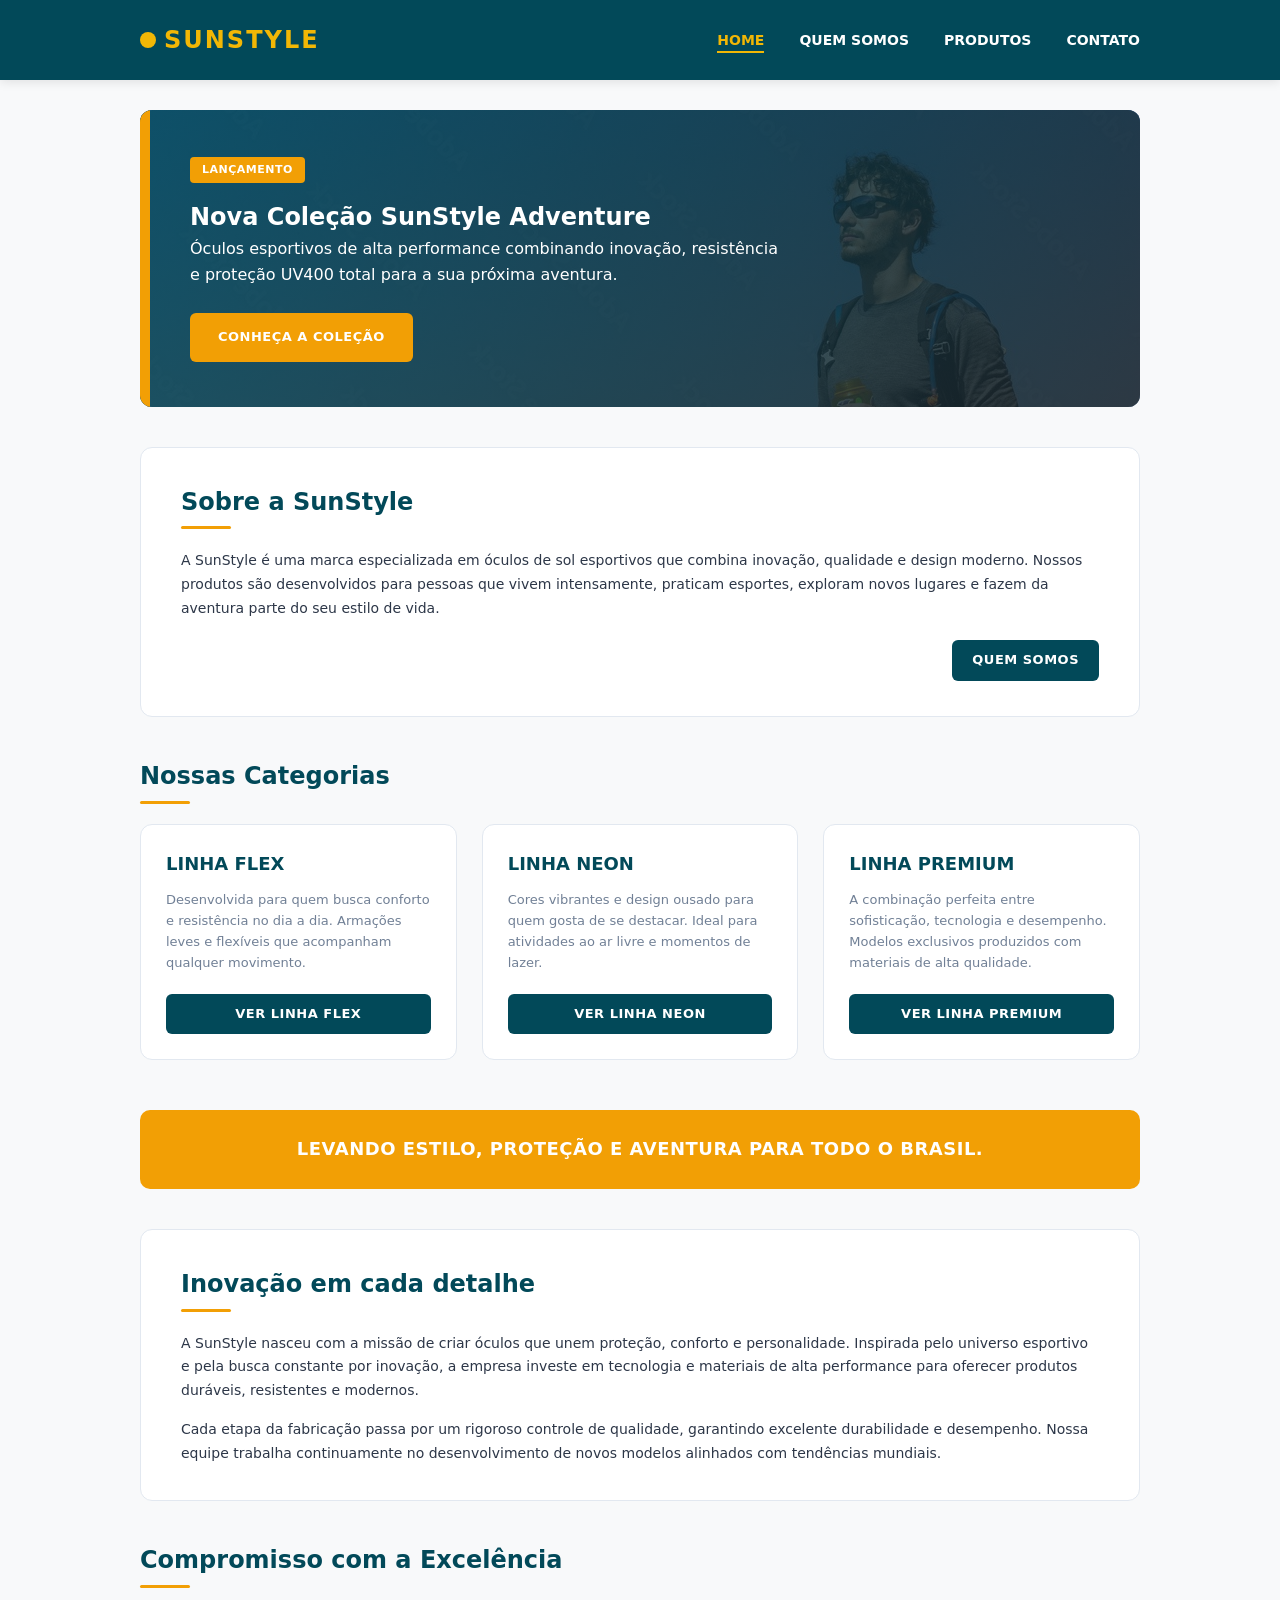
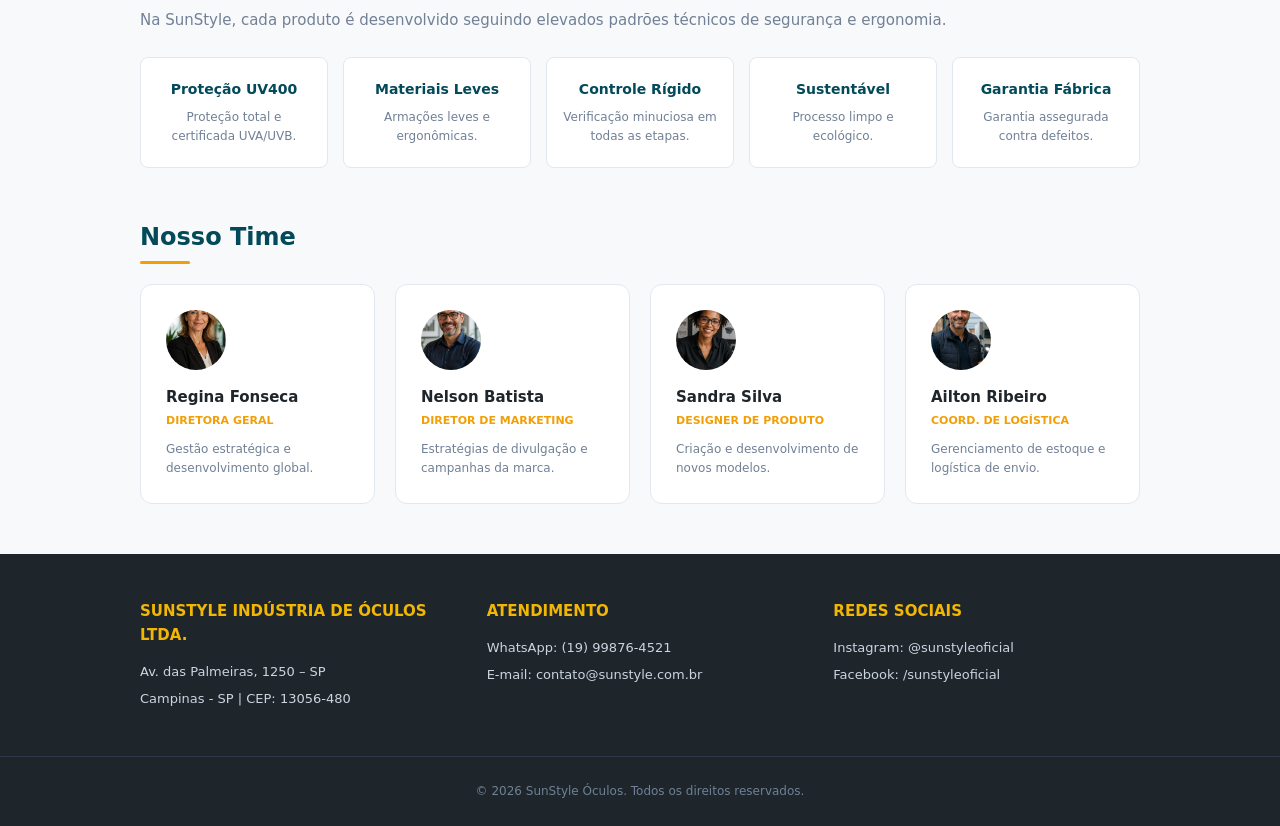
<file: index.html>
<!DOCTYPE html>
<html lang="pt-BR">
<head>
  <meta charset="UTF-8">
  <meta name="viewport" content="width=device-width, initial-scale=1.0">
  <title>SunStyle - Óculos Esportivos e de Sol</title>
  <link rel="stylesheet" href="style.css">
</head>
<body>

  <!-- HEADER -->
  <header class="header">
    <div class="header-container">
      <a href="index.html" class="logo">
        <span class="logo-dot"></span>
        SUNSTYLE
      </a>
      <nav>
        <ul class="nav-menu">
          <li><a href="index.html" class="active">HOME</a></li>
          <li><a href="#about">QUEM SOMOS</a></li>
          <li><a href="produtos.html">PRODUTOS</a></li>
          <li><a href="contato.html">CONTATO</a></li>
        </ul>
      </nav>
    </div>
  </header>

  <main class="container">
    <section class="hero-home">
  <!-- Imagem inserida diretamente no HTML -->
  <img src="img/linhas/ilustrativas/ilustrativa4.jpg" alt="Banner SunStyle" class="hero-bg-img">
  
  <!-- Camada escura para dar leitura ao texto -->
  <div class="hero-overlay"></div>

  <div class="hero-bar"></div>
  <div class="hero-home-content">
    <span class="badge-launch">LANÇAMENTO</span>
    <h1>Nova Coleção SunStyle Adventure</h1>
    <p class="hero-home-desc">
      Óculos esportivos de alta performance combinando inovação, resistência<br>
      e proteção UV400 total para a sua próxima aventura.
    </p>
    <br>
    <a href="produtos.html" class="btn btn-orange btn-lg">CONHEÇA A COLEÇÃO</a>
  </div>
</section>

    <!-- SOBRE A SUNSTYLE -->
    <section id="about" class="section-card">
      <h2 class="section-title">Sobre a SunStyle</h2>
      <div class="title-underline"></div>
      <p class="text-body">
        A SunStyle é uma marca especializada em óculos de sol esportivos que combina inovação, qualidade e design moderno.
        Nossos produtos são desenvolvidos para pessoas que vivem intensamente, praticam esportes, exploram novos lugares
        e fazem da aventura parte do seu estilo de vida.
      </p>
      <div class="card-action-right">
        <a href="#company-detail" class="btn btn-primary">QUEM SOMOS</a>
      </div>
    </section>

    <!-- CATEGORIAS -->
    <section class="page-section">
      <h2 class="section-title">Nossas Categorias</h2>
      <div class="title-underline"></div>

      <div class="grid-3">
        <div class="card">
          <h3>LINHA FLEX</h3>
          <p class="card-desc">
            Desenvolvida para quem busca conforto e resistência no dia a dia. Armações leves e flexíveis que acompanham qualquer movimento.
          </p>
          <a href="produtos.html#flex" class="btn btn-primary">VER LINHA FLEX</a>
        </div>

        <div class="card">
          <h3>LINHA NEON</h3>
          <p class="card-desc">
            Cores vibrantes e design ousado para quem gosta de se destacar. Ideal para atividades ao ar livre e momentos de lazer.
          </p>
          <a href="produtos.html#neon" class="btn btn-primary">VER LINHA NEON</a>
        </div>

        <div class="card">
          <h3>LINHA PREMIUM</h3>
          <p class="card-desc">
            A combinação perfeita entre sofisticação, tecnologia e desempenho. Modelos exclusivos produzidos com materiais de alta qualidade.
          </p>
          <a href="produtos.html#premium" class="btn btn-primary">VER LINHA PREMIUM</a>
        </div>
      </div>
    </section>

    <!-- FAIXA DE DESTAQUE -->
    <section class="banner-highlight">
      <h2>LEVANDO ESTILO, PROTEÇÃO E AVENTURA PARA TODO O BRASIL.</h2>
    </section>

    <!-- INOVAÇÃO EM CADA DETALHE -->
    <section id="company-detail" class="section-card">
      <h2 class="section-title">Inovação em cada detalhe</h2>
      <div class="title-underline"></div>
      <p class="text-body">
        A SunStyle nasceu com a missão de criar óculos que unem proteção, conforto e personalidade. Inspirada pelo universo esportivo e pela busca constante por inovação, a empresa investe em tecnologia e materiais de alta performance para oferecer produtos duráveis, resistentes e modernos.
      </p>
      <p class="text-body" style="margin-top: 15px;">
        Cada etapa da fabricação passa por um rigoroso controle de qualidade, garantindo excelente durabilidade e desempenho. Nossa equipe trabalha continuamente no desenvolvimento de novos modelos alinhados com tendências mundiais.
      </p>
    </section>

    <!-- COMPROMISSO COM A EXCELÊNCIA -->
    <section class="page-section">
      <h2 class="section-title">Compromisso com a Excelência</h2>
      <div class="title-underline"></div>
      <p class="section-desc">Na SunStyle, cada produto é desenvolvido seguindo elevados padrões técnicos de segurança e ergonomia.</p>

      <div class="grid-5">
        <div class="card card-feature">
          <h4>Proteção UV400</h4>
          <p>Proteção total e certificada UVA/UVB.</p>
        </div>
        <div class="card card-feature">
          <h4>Materiais Leves</h4>
          <p>Armações leves e ergonômicas.</p>
        </div>
        <div class="card card-feature">
          <h4>Controle Rígido</h4>
          <p>Verificação minuciosa em todas as etapas.</p>
        </div>
        <div class="card card-feature">
          <h4>Sustentável</h4>
          <p>Processo limpo e ecológico.</p>
        </div>
        <div class="card card-feature">
          <h4>Garantia Fábrica</h4>
          <p>Garantia assegurada contra defeitos.</p>
        </div>
      </div>
    </section>

    <!-- NOSSO TIME -->
    <section class="page-section">
      <h2 class="section-title">Nosso Time</h2>
      <div class="title-underline"></div>

      <div class="grid-4">
        <div class="card card-team">
          <div class="avatar">
            <img src="img/regina.jpg" alt="Regina Fonseca">
          </div>
          <h4>Regina Fonseca</h4>
          <span class="role">DIRETORA GERAL</span>
          <p>Gestão estratégica e desenvolvimento global.</p>
        </div>

        <div class="card card-team">
          <div class="avatar">
            <img src="img/nelson.jpg" alt="Regina Fonseca">
          </div>
          <h4>Nelson Batista</h4>
          <span class="role">DIRETOR DE MARKETING</span>
          <p>Estratégias de divulgação e campanhas da marca.</p>
        </div>

        <div class="card card-team">
          <div class="avatar">
            <img src="img/sandra.jpg" alt="Regina Fonseca">
          </div>
          <h4>Sandra Silva</h4>
          <span class="role">DESIGNER DE PRODUTO</span>
          <p>Criação e desenvolvimento de novos modelos.</p>
        </div>

        <div class="card card-team">
          <div class="avatar">
            <img src="img/ailton.jpg" alt="Regina Fonseca">
          </div>
          <h4>Ailton Ribeiro</h4>
          <span class="role">COORD. DE LOGÍSTICA</span>
          <p>Gerenciamento de estoque e logística de envio.</p>
        </div>
      </div>
    </section>
  </main>

  <!-- RODAPÉ -->
  <footer class="footer">
    <div class="footer-container">
      <div class="footer-col">
        <h4>SUNSTYLE INDÚSTRIA DE ÓCULOS LTDA.</h4>
        <p>Av. das Palmeiras, 1250 – SP</p>
        <p>Campinas - SP | CEP: 13056-480</p>
      </div>
      <div class="footer-col">
        <h4>ATENDIMENTO</h4>
        <p>WhatsApp: (19) 99876-4521</p>
        <p>E-mail: contato@sunstyle.com.br</p>
      </div>
      <div class="footer-col">
        <h4>REDES SOCIAIS</h4>
        <p>Instagram: @sunstyleoficial</p>
        <p>Facebook: /sunstyleoficial</p>
      </div>
    </div>
    <div class="footer-bottom">
      <p>&copy; 2026 SunStyle Óculos. Todos os direitos reservados.</p>
    </div>
  </footer>

</body>
</html>
</file>
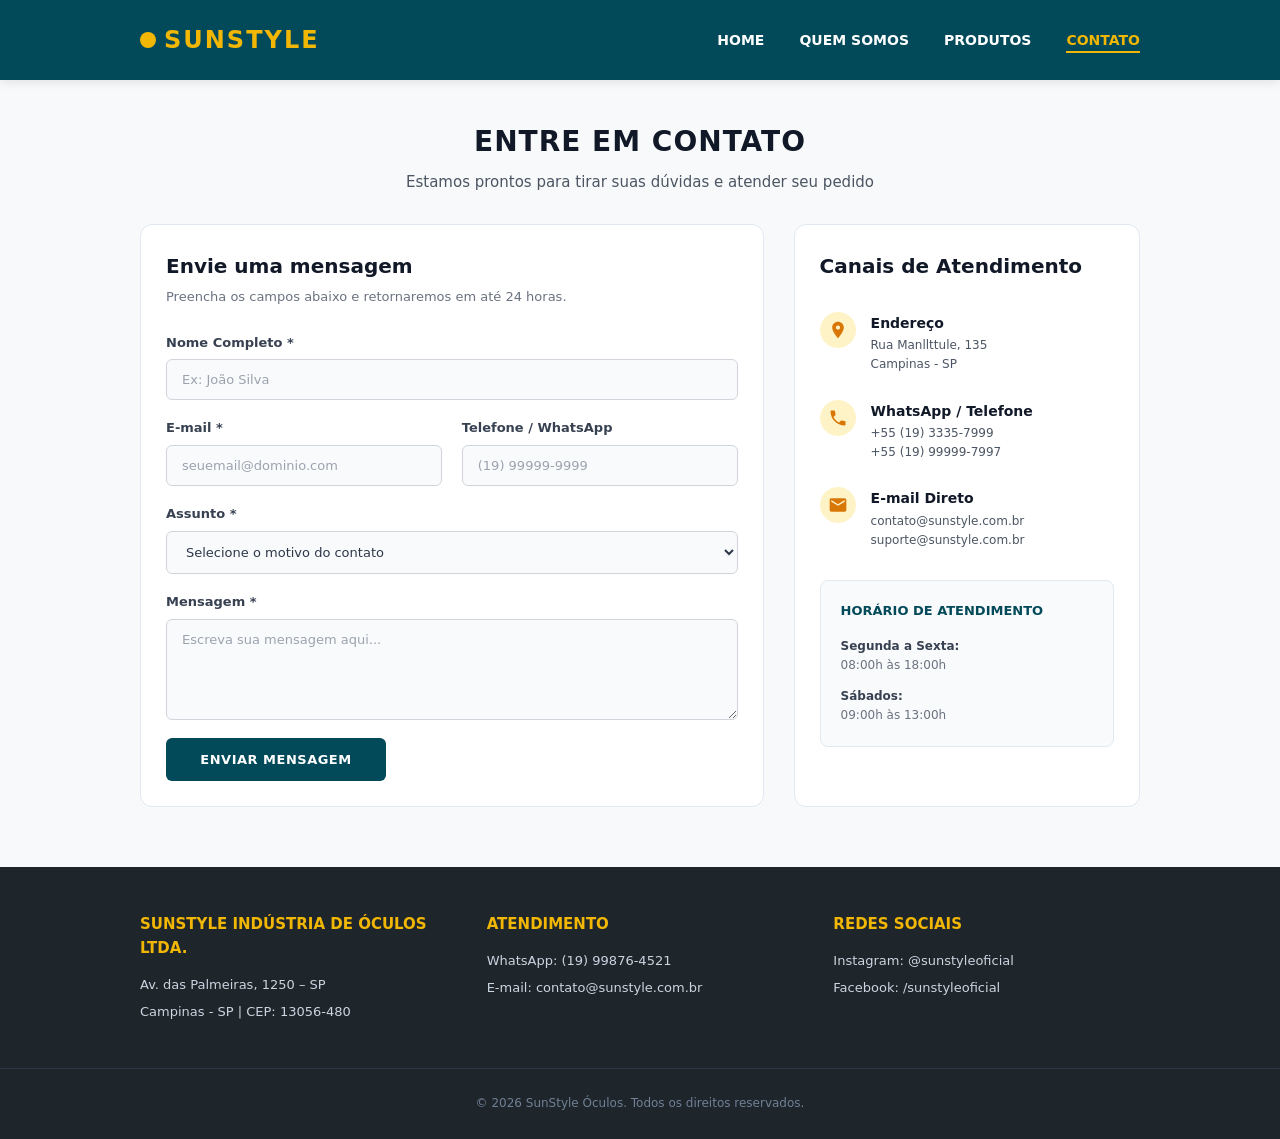
<file: contato.html>
<!DOCTYPE html>
<html lang="pt-BR">
<head>
  <meta charset="UTF-8">
  <meta name="viewport" content="width=device-width, initial-scale=1.0">
  <title>SunStyle - Entre em Contato</title>
  <link rel="stylesheet" href="style.css">
</head>
<body>

  <!-- HEADER -->
  <header class="header">
    <div class="header-container">
      <a href="index.html" class="logo">
        <span class="logo-dot"></span>
        SUNSTYLE
      </a>
      <nav>
        <ul class="nav-menu">
          <li><a href="index.html">HOME</a></li>
          <li><a href="index.html#about">QUEM SOMOS</a></li>
          <li><a href="produtos.html">PRODUTOS</a></li>
          <li><a href="contato.html" class="active">CONTATO</a></li>
        </ul>
      </nav>
    </div>
  </header>

  <main class="container">
    <div class="page-header text-center">
      <h1 class="page-title">ENTRE EM CONTATO</h1>
      <p class="page-subtitle">Estamos prontos para tirar suas dúvidas e atender seu pedido</p>
    </div>

    <div class="contact-grid">
      <!-- FORMULÁRIO -->
      <section class="card contact-form-card">
        <h2>Envie uma mensagem</h2>
        <p class="form-desc">Preencha os campos abaixo e retornaremos em até 24 horas.</p>

        <form action="#" method="POST" class="contact-form">
          <div class="form-group full-width">
            <label for="nome">Nome Completo *</label>
            <input type="text" id="nome" name="nome" placeholder="Ex: João Silva" required>
          </div>

          <div class="form-row">
            <div class="form-group">
              <label for="email">E-mail *</label>
              <input type="email" id="email" name="email" placeholder="seuemail@dominio.com" required>
            </div>
            <div class="form-group">
              <label for="telefone">Telefone / WhatsApp</label>
              <input type="tel" id="telefone" name="telefone" placeholder="(19) 99999-9999">
            </div>
          </div>

          <div class="form-group full-width">
            <label for="assunto">Assunto *</label>
            <select id="assunto" name="assunto" required>
              <option value="" disabled selected>Selecione o motivo do contato</option>
              <option value="duvidas">Dúvidas sobre produtos</option>
              <option value="vendas">Orçamentos e Vendas</option>
              <option value="suporte">Suporte e Garantia</option>
              <option value="outros">Outros assuntos</option>
            </select>
          </div>

          <div class="form-group full-width">
            <label for="mensagem">Mensagem *</label>
            <textarea id="mensagem" name="mensagem" rows="5" placeholder="Escreva sua mensagem aqui..." required></textarea>
          </div>

          <button type="submit" class="btn btn-primary btn-submit">ENVIAR MENSAGEM</button>
        </form>
      </section>

      <!-- CANAIS DE ATENDIMENTO -->
      <aside class="card contact-info-card">
        <h2>Canais de Atendimento</h2>

        <div class="info-list">
          <div class="info-item">
            <div class="info-icon">
              <svg width="20" height="20" viewBox="0 0 24 24" fill="#D97706"><path d="M12 2C8.13 2 5 5.13 5 9c0 5.25 7 13 7 13s7-7.75 7-13c0-3.87-3.13-7-7-7zm0 9.5c-1.38 0-2.5-1.12-2.5-2.5s1.12-2.5 2.5-2.5 2.5 1.12 2.5 2.5-1.12 2.5-2.5 2.5z"/></svg>
            </div>
            <div>
              <h4>Endereço</h4>
              <p>Rua Manllttule, 135</p>
              <p>Campinas - SP</p>
            </div>
          </div>

          <div class="info-item">
            <div class="info-icon">
              <svg width="20" height="20" viewBox="0 0 24 24" fill="#D97706"><path d="M6.62 10.79c1.44 2.83 3.76 5.14 6.59 6.59l2.2-2.2c.27-.27.67-.36 1.02-.24 1.12.37 2.33.57 3.57.57.55 0 1 .45 1 1V20c0 .55-.45 1-1 1-9.39 0-17-7.61-17-17 0-.55.45-1 1-1h3.5c.55 0 1 .45 1 1 0 1.25.2 2.45.57 3.57.11.35.03.74-.25 1.02l-2.2 2.2z"/></svg>
            </div>
            <div>
              <h4>WhatsApp / Telefone</h4>
              <p>+55 (19) 3335-7999</p>
              <p>+55 (19) 99999-7997</p>
            </div>
          </div>

          <div class="info-item">
            <div class="info-icon">
              <svg width="20" height="20" viewBox="0 0 24 24" fill="#D97706"><path d="M20 4H4c-1.1 0-1.99.9-1.99 2L2 18c0 1.1.9 2 2 2h16c1.1 0 2-.9 2-2V6c0-1.1-.9-2-2-2zm0 4l-8 5-8-5V6l8 5 8-5v2z"/></svg>
            </div>
            <div>
              <h4>E-mail Direto</h4>
              <p>contato@sunstyle.com.br</p>
              <p>suporte@sunstyle.com.br</p>
            </div>
          </div>
        </div>

        <div class="hours-box">
          <h3>HORÁRIO DE ATENDIMENTO</h3>
          <div class="hours-group">
            <strong>Segunda a Sexta:</strong>
            <p>08:00h às 18:00h</p>
          </div>
          <div class="hours-group">
            <strong>Sábados:</strong>
            <p>09:00h às 13:00h</p>
          </div>
        </div>
      </aside>
    </div>
  </main>

  <!-- RODAPÉ -->
  <footer class="footer">
    <div class="footer-container">
      <div class="footer-col">
        <h4>SUNSTYLE INDÚSTRIA DE ÓCULOS LTDA.</h4>
        <p>Av. das Palmeiras, 1250 – SP</p>
        <p>Campinas - SP | CEP: 13056-480</p>
      </div>
      <div class="footer-col">
        <h4>ATENDIMENTO</h4>
        <p>WhatsApp: (19) 99876-4521</p>
        <p>E-mail: contato@sunstyle.com.br</p>
      </div>
      <div class="footer-col">
        <h4>REDES SOCIAIS</h4>
        <p>Instagram: @sunstyleoficial</p>
        <p>Facebook: /sunstyleoficial</p>
      </div>
    </div>
    <div class="footer-bottom">
      <p>&copy; 2026 SunStyle Óculos. Todos os direitos reservados.</p>
    </div>
  </footer>

</body>
</html>
</file>
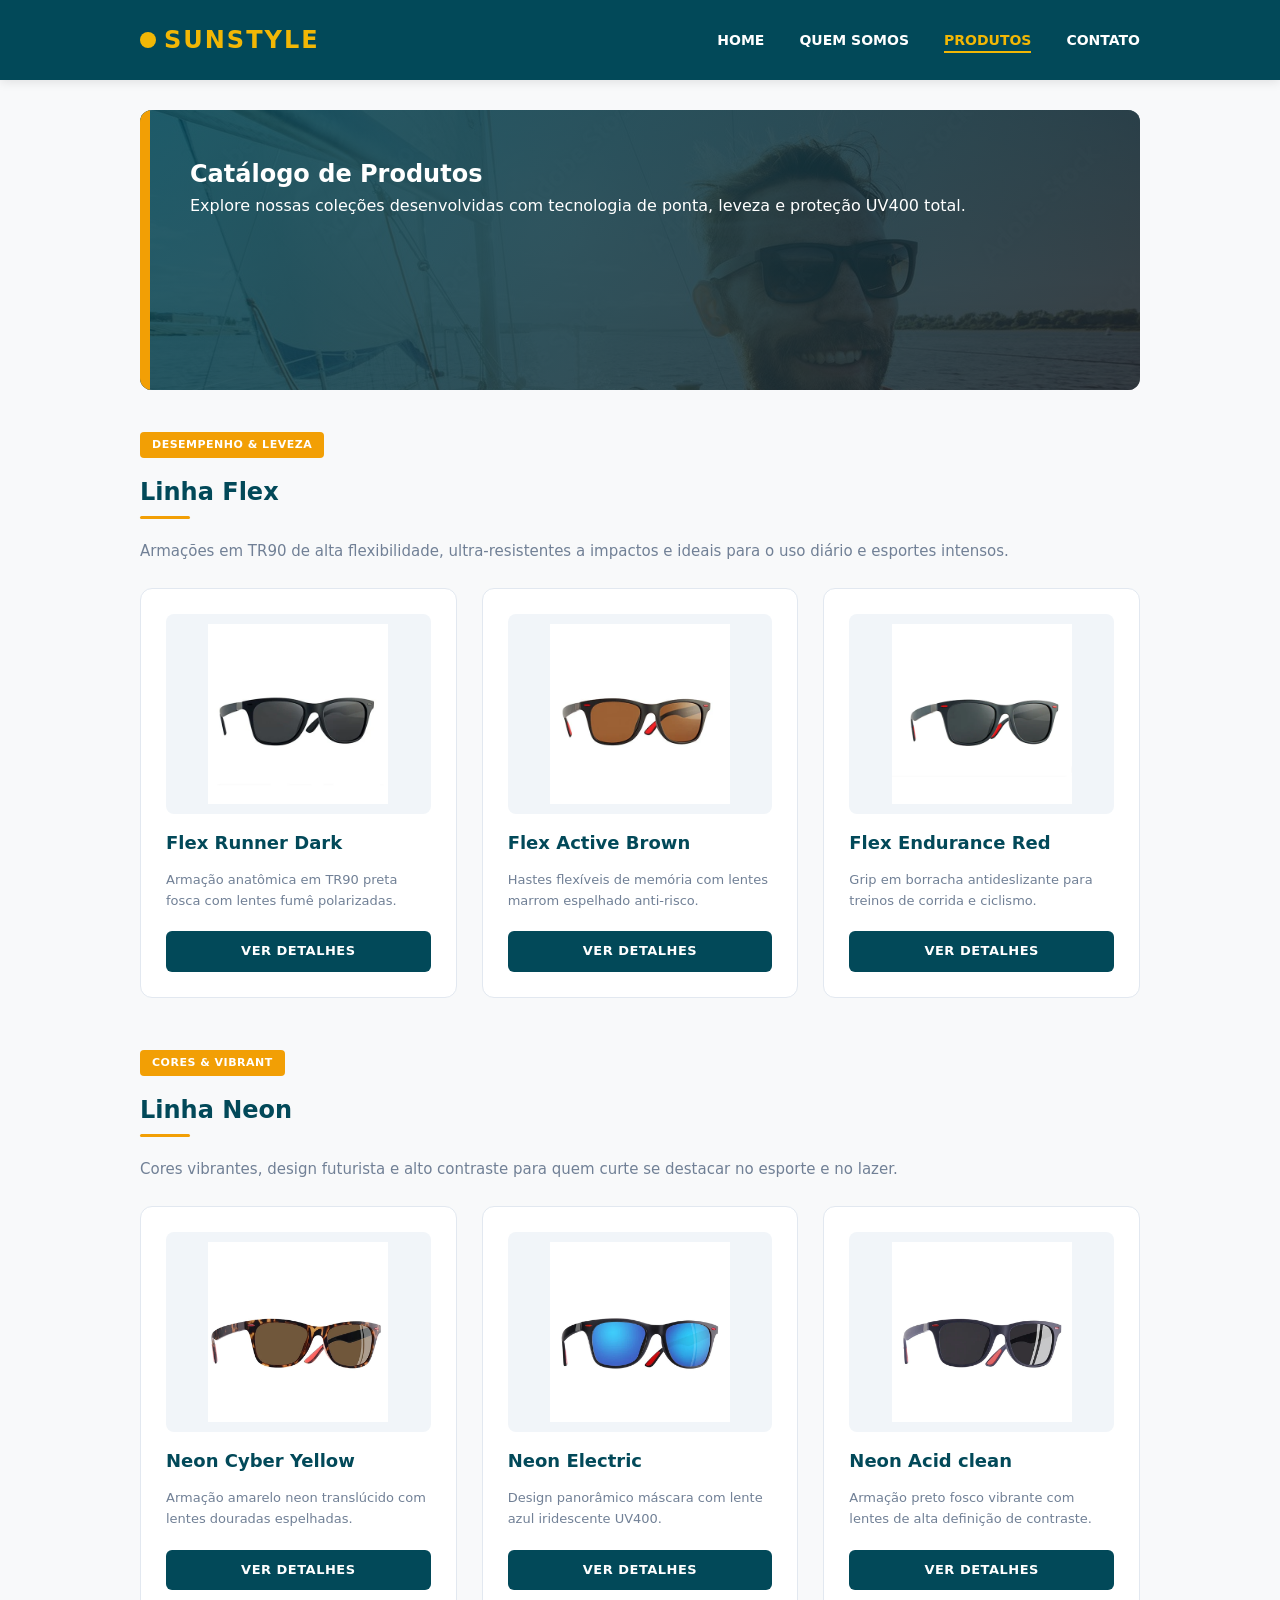
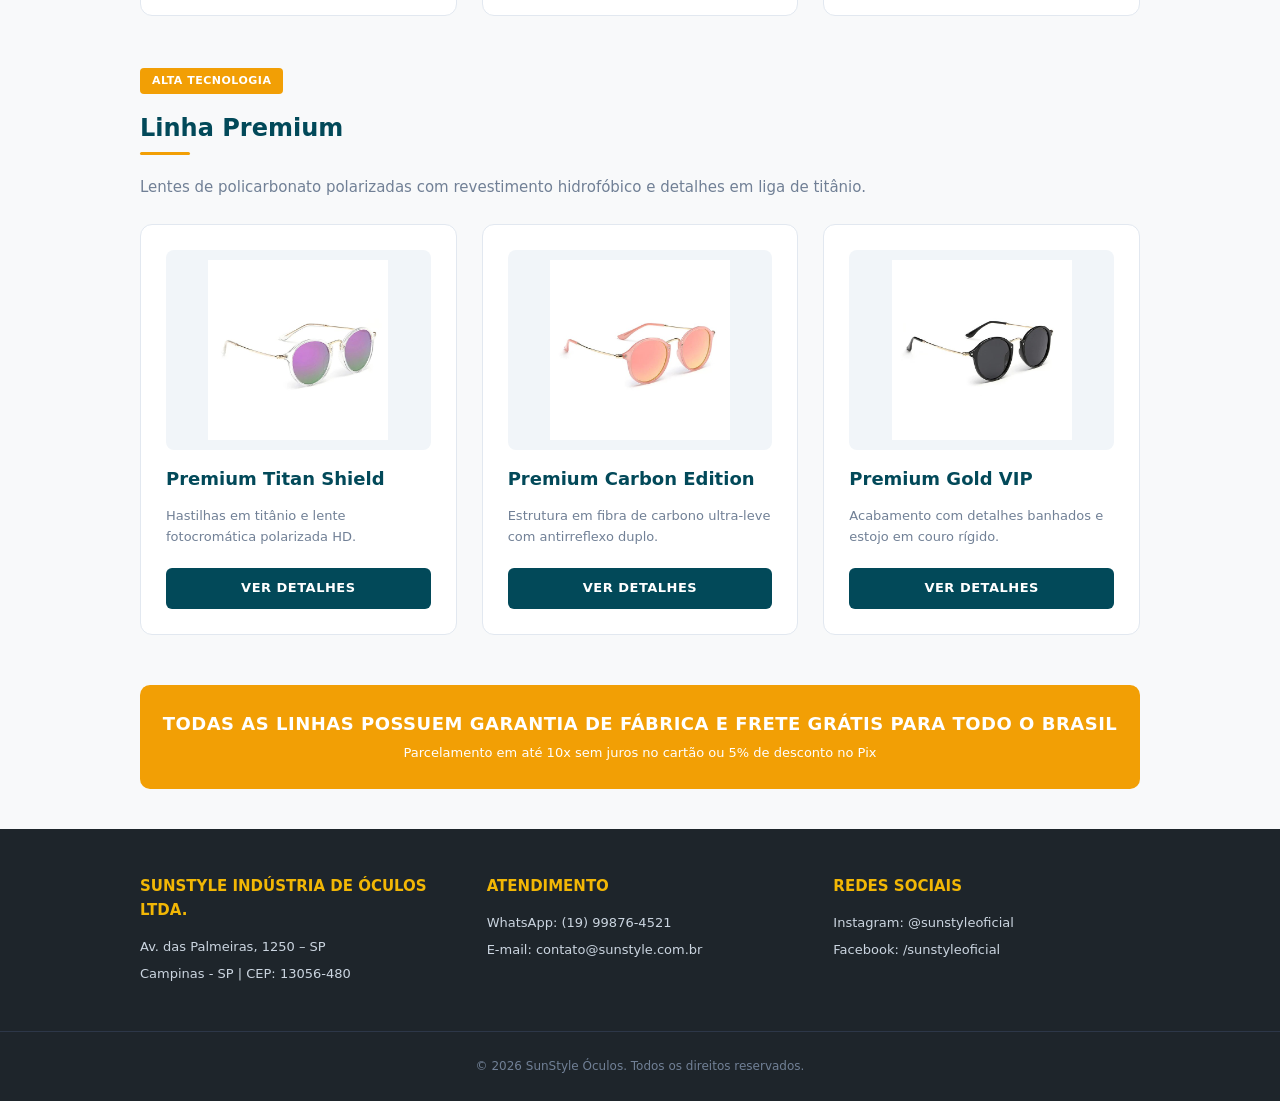
<file: produtos.html>
<!DOCTYPE html>
<html lang="pt-BR">
<head>
  <meta charset="UTF-8">
  <meta name="viewport" content="width=device-width, initial-scale=1.0">
  <title>SunStyle - Catálogo de Produtos</title>
  <link rel="stylesheet" href="style.css">
</head>
<body>

  <!-- HEADER -->
  <header class="header">
    <div class="header-container">
      <a href="index.html" class="logo">
        <span class="logo-dot"></span>
        SUNSTYLE
      </a>
      <nav>
        <ul class="nav-menu">
          <li><a href="index.html">HOME</a></li>
          <li><a href="index.html#about">QUEM SOMOS</a></li>
          <li><a href="produtos.html" class="active">PRODUTOS</a></li>
          <li><a href="contato.html">CONTATO</a></li>
        </ul>
      </nav>
    </div>
  </header>

 <!-- BANNER DE PRODUTOS -->
  <section class="container">
    <div class="hero-home">
      <!-- Imagem do banner de produtos no HTML -->
      <img src="img/linhas/ilustrativas/ilustrativa2.jpg" alt="Banner Catálogo SunStyle" class="hero-bg-img">
      
      <!-- Camada escura de transparência -->
      <div class="hero-overlay"></div>

      <div class="hero-bar"></div>
      <div class="hero-home-content">
        <h1>Catálogo de Produtos</h1>
        <p class="hero-home-desc">
          Explore nossas coleções desenvolvidas com tecnologia de ponta, leveza e proteção UV400 total.
        </p>
      </div>
    </div>
  </section>

  <main class="container">
    <!-- SESSÃO 1: LINHA FLEX -->
    <section id="flex" class="page-section">
      <span class="badge-launch">DESEMPENHO & LEVEZA</span>
      <h2 class="section-title">Linha Flex</h2>
      <div class="title-underline"></div>
      <p class="section-desc">Armações em TR90 de alta flexibilidade, ultra-resistentes a impactos e ideais para o uso diário e esportes intensos.</p>

      <div class="grid-3">
        <div class="card">
          <div class="image-placeholder">
            <img src="img/linhas/linha-flex/oculos 1.webp" alt="Óculos Flex Runner Dark">
          </div>
          <h3>Flex Runner Dark</h3>
          <p class="card-desc">Armação anatômica em TR90 preta fosca com lentes fumê polarizadas.</p>
          <a href="contato.html" class="btn btn-primary">VER DETALHES</a>
        </div>

        <div class="card">
          <div class="image-placeholder">
            <img src="img/linhas/linha-flex/oculos 2.webp" alt="Óculos Flex Active Blue">
          </div>
          <h3>Flex Active Brown</h3>
          <p class="card-desc">Hastes flexíveis de memória com lentes marrom espelhado anti-risco.</p>
          <a href="contato.html" class="btn btn-primary">VER DETALHES</a>
        </div>

        <div class="card">
          <div class="image-placeholder">
            <img src="img/linhas/linha-flex/oculos 3.webp" alt="Óculos Flex Endurance Red">
          </div>
          <h3>Flex Endurance Red</h3>
          <p class="card-desc">Grip em borracha antideslizante para treinos de corrida e ciclismo.</p>
          <a href="contato.html" class="btn btn-primary">VER DETALHES</a>
        </div>
      </div>
    </section>

    <!-- SESSÃO 2: LINHA NEON -->
    <section id="neon" class="page-section">
      <span class="badge-launch">CORES & VIBRANT</span>
      <h2 class="section-title">Linha Neon</h2>
      <div class="title-underline"></div>
      <p class="section-desc">Cores vibrantes, design futurista e alto contraste para quem curte se destacar no esporte e no lazer.</p>

      <div class="grid-3">
        <div class="card">
          <div class="image-placeholder">
            <img src="img/linhas/linha-neon/oculos 4.webp" alt="Óculos Neon Cyber Yellow">
          </div>
          <h3>Neon Cyber Yellow</h3>
          <p class="card-desc">Armação amarelo neon translúcido com lentes douradas espelhadas.</p>
          <a href="contato.html" class="btn btn-primary">VER DETALHES</a>
        </div>

        <div class="card">
          <div class="image-placeholder">
            <img src="img/linhas/linha-neon/oculos 5.webp" alt="Óculos Neon Electric Pink">
          </div>
          <h3>Neon Electric</h3>
          <p class="card-desc">Design panorâmico máscara com lente azul iridescente UV400.</p>
          <a href="contato.html" class="btn btn-primary">VER DETALHES</a>
        </div>

        <div class="card">
          <div class="image-placeholder">
            <img src="img/linhas/linha-neon/oculos 6.webp" alt="Óculos Neon Acid Green">
          </div>
          <h3>Neon Acid clean</h3>
          <p class="card-desc">Armação preto fosco vibrante com lentes de alta definição de contraste.</p>
          <a href="contato.html" class="btn btn-primary">VER DETALHES</a>
        </div>
      </div>
    </section>

    <!-- SESSÃO 3: LINHA PREMIUM -->
    <section id="premium" class="page-section">
      <span class="badge-launch">ALTA TECNOLOGIA</span>
      <h2 class="section-title">Linha Premium</h2>
      <div class="title-underline"></div>
      <p class="section-desc">Lentes de policarbonato polarizadas com revestimento hidrofóbico e detalhes em liga de titânio.</p>

      <div class="grid-3">
        <div class="card">
          <div class="image-placeholder">
            <img src="img/linhas/linha-premium/oculos 7.jpg" alt="Óculos Premium Titan Shield">
          </div>
          <h3>Premium Titan Shield</h3>
          <p class="card-desc">Hastilhas em titânio e lente fotocromática polarizada HD.</p>
          <a href="contato.html" class="btn btn-primary">VER DETALHES</a>
        </div>

        <div class="card">
          <div class="image-placeholder">
            <img src="img/linhas/linha-premium/oculos 8.jpg" alt="Óculos Premium Carbon Edition">
          </div>
          <h3>Premium Carbon Edition</h3>
          <p class="card-desc">Estrutura em fibra de carbono ultra-leve com antirreflexo duplo.</p>
          <a href="contato.html" class="btn btn-primary">VER DETALHES</a>
        </div>

        <div class="card">
          <div class="image-placeholder">
            <img src="img/linhas/linha-premium/oculos 9.jpg" alt="Óculos Premium Gold VIP">
          </div>
          <h3>Premium Gold VIP</h3>
          <p class="card-desc">Acabamento com detalhes banhados e estojo em couro rígido.</p>
          <a href="contato.html" class="btn btn-primary">VER DETALHES</a>
        </div>
      </div>
    </section>

    <!-- BANNER DE GARANTIA -->
    <div class="banner-highlight">
      <h2>TODAS AS LINHAS POSSUEM GARANTIA DE FÁBRICA E FRETE GRÁTIS PARA TODO O BRASIL</h2>
      <p style="font-size: 13px; margin-top: 5px;">Parcelamento em até 10x sem juros no cartão ou 5% de desconto no Pix</p>
    </div>
  </main>

  <!-- RODAPÉ -->
  <footer class="footer">
    <div class="footer-container">
      <div class="footer-col">
        <h4>SUNSTYLE INDÚSTRIA DE ÓCULOS LTDA.</h4>
        <p>Av. das Palmeiras, 1250 – SP</p>
        <p>Campinas - SP | CEP: 13056-480</p>
      </div>
      <div class="footer-col">
        <h4>ATENDIMENTO</h4>
        <p>WhatsApp: (19) 99876-4521</p>
        <p>E-mail: contato@sunstyle.com.br</p>
      </div>
      <div class="footer-col">
        <h4>REDES SOCIAIS</h4>
        <p>Instagram: @sunstyleoficial</p>
        <p>Facebook: /sunstyleoficial</p>
      </div>
    </div>
    <div class="footer-bottom">
      <p>&copy; 2026 SunStyle Óculos. Todos os direitos reservados.</p>
    </div>
  </footer>

</body>
</html>
</file>
<file: style.css>
/* ================= VARIABLES & RESETS ================= */
:root {
  --primary: #024959;
  --orange: #F29F05;
  --gold: #F2B705;
  --dark-bg: #1E252B;
  --page-bg: #F8F9FA;
  --white: #FFFFFF;
  --card-border: #E2E8F0;
  --text-muted: #718096;
  --text-body: #2D3748;
  --text-dark: #111827;
  --input-bg: #F9FAFB;
  --input-border: #D1D5DB;
}

* {
  margin: 0;
  padding: 0;
  box-sizing: border-box;
  font-family: 'Inter', system-ui, -apple-system, sans-serif;
}

body {
  background-color: var(--page-bg);
  color: var(--text-body);
  line-height: 1.6;
}

.container {
  max-width: 1040px;
  margin: 0 auto;
  padding: 0 20px;
}

.text-center { text-align: center; }

/* ================= HEADER ================= */
.header {
  background-color: var(--primary);
  height: 80px;
  display: flex;
  align-items: center;
  position: sticky;
  top: 0;
  z-index: 100;
  box-shadow: 0 2px 10px rgba(0,0,0,0.1);
}

.header-container {
  max-width: 1040px;
  width: 100%;
  margin: 0 auto;
  padding: 0 20px;
  display: flex;
  justify-content: space-between;
  align-items: center;
}

.logo {
  font-size: 24px;
  font-weight: 800;
  color: var(--gold);
  letter-spacing: 2px;
  text-decoration: none;
  display: flex;
  align-items: center;
  gap: 8px;
}

.logo-dot {
  width: 16px;
  height: 16px;
  background-color: var(--gold);
  border-radius: 50%;
  display: inline-block;
}

.nav-menu {
  display: flex;
  gap: 35px;
  list-style: none;
}

.nav-menu a {
  color: var(--white);
  text-decoration: none;
  font-size: 14px;
  font-weight: 600;
  position: relative;
  padding-bottom: 5px;
  transition: color 0.2s ease;
}

.nav-menu a:hover,
.nav-menu a.active {
  color: var(--gold);
}

.nav-menu a.active::after {
  content: '';
  position: absolute;
  bottom: 0;
  left: 0;
  width: 100%;
  height: 2px;
  background-color: var(--gold);
}

/* ================= HERO BANNERS ================= */
.hero-home {
  margin-top: 30px;
  margin-bottom: 40px;
  background: linear-gradient(135deg, var(--primary) 0%, var(--dark-bg) 100%);
  border-radius: 12px;
  display: flex;
  overflow: hidden;
  position: relative;
}

.hero-bar {
  width: 10px;
  background-color: var(--orange);
  flex-shrink: 0;
}

.hero-home-content {
  padding: 45px 40px;
  color: var(--white);
}

.badge-launch {
  display: inline-block;
  background-color: var(--orange);
  color: var(--white);
  font-size: 11px;
  font-weight: 700;
  padding: 4px 12px;
  border-radius: 4px;
  margin-bottom: 15px;
  letter-spacing: 0.5px;
}

/* BANNER COM IMAGEM NO HTML */
.hero-home {
  margin-top: 30px;
  margin-bottom: 40px;
  border-radius: 12px;
  display: flex;
  overflow: hidden;
  position: relative; /* Serve de referência para a imagem e a camada escura */
  min-height: 280px;
}

/* Faz a imagem do HTML preencher todo o fundo */
.hero-bg-img {
  position: absolute;
  top: 0;
  left: 0;
  width: 100%;
  height: 100%;
  object-fit: cover;
  z-index: 1;
}

/* Filtro escuro transparente sobre a imagem */
.hero-overlay {
  position: absolute;
  top: 0;
  left: 0;
  width: 100%;
  height: 100%;
  background: linear-gradient(135deg, rgba(2, 73, 89, 0.85), rgba(30, 37, 43, 0.85));
  z-index: 2;
}

/* Garante que o texto e a barra fiquem acima da imagem e do filtro */
.hero-bar {
  position: relative;
  z-index: 3;
  width: 10px;
  background-color: var(--orange);
  flex-shrink: 0;
}

.hero-home-content {
  position: relative;
  z-index: 3;
  padding: 45px 40px;
  color: var(--white);
}

/* ================= PAGE TITLES & SECTIONS ================= */
.page-header {
  margin: 40px 0 30px;
}

.page-title {
  font-size: 28px;
  font-weight: 800;
  color: var(--text-dark);
  letter-spacing: 1px;
}

.page-subtitle {
  font-size: 15px;
  color: #4B5563;
  margin-top: 5px;
}

.page-section {
  margin-bottom: 50px;
}

.section-card {
  background-color: var(--white);
  border: 1px solid var(--card-border);
  border-radius: 12px;
  padding: 35px 40px;
  margin-bottom: 40px;
}

.section-title {
  font-size: 24px;
  font-weight: 800;
  color: var(--primary);
  margin-bottom: 5px;
}

.title-underline {
  width: 50px;
  height: 3px;
  background-color: var(--orange);
  border-radius: 1.5px;
  margin-bottom: 20px;
}

.section-desc {
  font-size: 15px;
  color: var(--text-muted);
  margin-bottom: 25px;
}

.text-body {
  font-size: 14px;
  color: var(--text-body);
  line-height: 1.7;
}

.card-action-right {
  display: flex;
  justify-content: flex-end;
  margin-top: 20px;
}

/* ================= GRIDS & CARDS ================= */
.grid-3 {
  display: grid;
  grid-template-columns: repeat(3, 1fr);
  gap: 25px;
}

.grid-4 {
  display: grid;
  grid-template-columns: repeat(4, 1fr);
  gap: 20px;
}

.grid-5 {
  display: grid;
  grid-template-columns: repeat(5, 1fr);
  gap: 15px;
}

.card {
  background-color: var(--white);
  border: 1px solid var(--card-border);
  border-radius: 12px;
  padding: 25px;
  display: flex;
  flex-direction: column;
  height: 100%;
}

.card h3 {
  font-size: 18px;
  font-weight: 700;
  color: var(--primary);
  margin-bottom: 12px;
}

.card .card-desc {
  font-size: 13px;
  color: var(--text-muted);
  margin-bottom: 20px;
  flex-grow: 1;
}

.card .btn {
  margin-top: auto;
}

/* Ajustes de Imagem dos Produtos */
.image-placeholder {
  width: 100%;
  height: 200px;
  background-color: #F1F5F9;
  border-radius: 8px;
  overflow: hidden;
  display: flex;
  align-items: center;
  justify-content: center;
  margin-bottom: 15px;
}

.image-placeholder img {
  width: 100%;
  height: 100%;
  object-fit: contain;
  padding: 10px;
}

/* Feature Cards */
.card-feature {
  padding: 20px 15px;
  text-align: center;
  border-radius: 8px;
}

.card-feature h4 {
  font-size: 14px;
  font-weight: 700;
  color: var(--primary);
  margin-bottom: 8px;
}

.card-feature p {
  font-size: 12px;
  color: var(--text-muted);
}

/* Team Cards */
/* Ajuste da caixa circular do avatar */
.card-team .avatar {
  width: 60px;           /* Tamanho do círculo */
  height: 60px;
  border-radius: 50%;    /* Garante o formato redondo */
  overflow: hidden;      /* Corta qualquer sobra da imagem */
  margin-bottom: 15px;
  display: flex;
  align-items: center;
  justify-content: center;
}

/* Encaixe perfeito da foto */
.card-team .avatar img {
  width: 100%;
  height: 100%;
  object-fit: cover;     /* Centraliza e enquadra o rosto sem achatar */
}

.card-team h4 {
  font-size: 15px;
  font-weight: 700;
  color: var(--dark-bg);
  margin-bottom: 3px;
}

.card-team .role {
  font-size: 11px;
  font-weight: 700;
  color: var(--orange);
  margin-bottom: 10px;
  display: block;
}

.card-team p {
  font-size: 12px;
  color: var(--text-muted);
}

/* ================= BANNER DESTAQUE ================= */
.banner-highlight {
  background-color: var(--orange);
  border-radius: 10px;
  padding: 25px 20px;
  text-align: center;
  color: var(--white);
  margin-bottom: 40px;
}

.banner-highlight h2 {
  font-size: 18px;
  font-weight: 800;
  letter-spacing: 0.5px;
}

/* ================= BUTTONS ================= */
.btn {
  display: inline-block;
  text-align: center;
  text-decoration: none;
  font-size: 13px;
  font-weight: 700;
  padding: 10px 20px;
  border-radius: 6px;
  letter-spacing: 0.5px;
  border: none;
  cursor: pointer;
  transition: opacity 0.2s ease, background-color 0.2s ease;
}

.btn-primary {
  background-color: var(--primary);
  color: var(--white);
}

.btn-primary:hover {
  background-color: #013440;
}

.btn-orange {
  background-color: var(--orange);
  color: var(--white);
}

.btn-orange:hover {
  background-color: #d98e04;
}

.btn-lg {
  padding: 14px 28px;
  font-size: 13px;
}

/* ================= CONTACT PAGE ================= */
.contact-grid {
  display: grid;
  grid-template-columns: 1.8fr 1fr;
  gap: 30px;
  margin-bottom: 60px;
}

.contact-form-card h2,
.contact-info-card h2 {
  font-size: 20px;
  font-weight: 800;
  color: var(--text-dark);
  margin-bottom: 5px;
}

.form-desc {
  font-size: 13px;
  color: #6B7280;
  margin-bottom: 25px;
}

.contact-form {
  display: flex;
  flex-direction: column;
  gap: 18px;
}

.form-row {
  display: grid;
  grid-template-columns: 1fr 1fr;
  gap: 20px;
}

.form-group {
  display: flex;
  flex-direction: column;
  gap: 6px;
}

.form-group label {
  font-size: 13px;
  font-weight: 700;
  color: #374151;
}

.form-group input,
.form-group select,
.form-group textarea {
  width: 100%;
  background-color: var(--input-bg);
  border: 1.5px solid var(--input-border);
  border-radius: 6px;
  padding: 12px 15px;
  font-size: 13px;
  color: var(--text-body);
  outline: none;
  transition: border-color 0.2s ease;
}

.form-group input:focus,
.form-group select:focus,
.form-group textarea:focus {
  border-color: var(--primary);
}

.form-group input::placeholder,
.form-group textarea::placeholder {
  color: #9CA3AF;
}

.btn-submit {
  width: 220px;
  padding: 14px;
  margin-top: 10px;
}

/* Contact Info Side */
.info-list {
  display: flex;
  flex-direction: column;
  gap: 25px;
  margin: 25px 0 30px;
}

.info-item {
  display: flex;
  gap: 15px;
  align-items: flex-start;
}

.info-icon {
  width: 36px;
  height: 36px;
  background-color: #FEF3C7;
  border-radius: 50%;
  display: flex;
  align-items: center;
  justify-content: center;
  flex-shrink: 0;
}

.info-item h4 {
  font-size: 14px;
  font-weight: 700;
  color: var(--text-dark);
  margin-bottom: 2px;
}

.info-item p {
  font-size: 12px;
  color: #4B5563;
}

/* Hours Box */
.hours-box {
  background-color: var(--input-bg);
  border: 1px solid var(--card-border);
  border-radius: 8px;
  padding: 20px;
}

.hours-box h3 {
  font-size: 13px;
  font-weight: 800;
  color: var(--primary);
  margin-bottom: 15px;
}

.hours-group {
  margin-bottom: 12px;
}

.hours-group:last-child {
  margin-bottom: 0;
}

.hours-group strong {
  display: block;
  font-size: 12px;
  color: #374151;
}

.hours-group p {
  font-size: 12px;
  color: #6B7280;
}

/* ================= FOOTER ================= */
.footer {
  background-color: var(--dark-bg);
  padding-top: 45px;
  margin-top: auto;
}

.footer-container {
  max-width: 1040px;
  margin: 0 auto;
  padding: 0 20px 40px;
  display: grid;
  grid-template-columns: repeat(3, 1fr);
  gap: 40px;
}

.footer-col h4 {
  font-size: 15px;
  font-weight: 700;
  color: var(--gold);
  margin-bottom: 15px;
}

.footer-col p {
  font-size: 13px;
  color: #CBD5E0;
  margin-bottom: 6px;
}

.footer-bottom {
  border-top: 1px solid #2D3748;
  padding: 25px 0;
  text-align: center;
}

.footer-bottom p {
  font-size: 12px;
  color: var(--text-muted);
}

/* ================= RESPONSIVIDADE ================= */
@media (max-width: 900px) {
  .grid-5 {
    grid-template-columns: repeat(3, 1fr);
  }
  .grid-4 {
    grid-template-columns: repeat(2, 1fr);
  }
}

@media (max-width: 768px) {
  .grid-3,
  .grid-4,
  .grid-5,
  .contact-grid,
  .footer-container,
  .form-row {
    grid-template-columns: 1fr;
  }

  .nav-menu {
    gap: 15px;
  }

  .btn-submit {
    width: 100%;
  }

  .hero-home-content h1 {
    font-size: 24px;
  }
}
</file>
